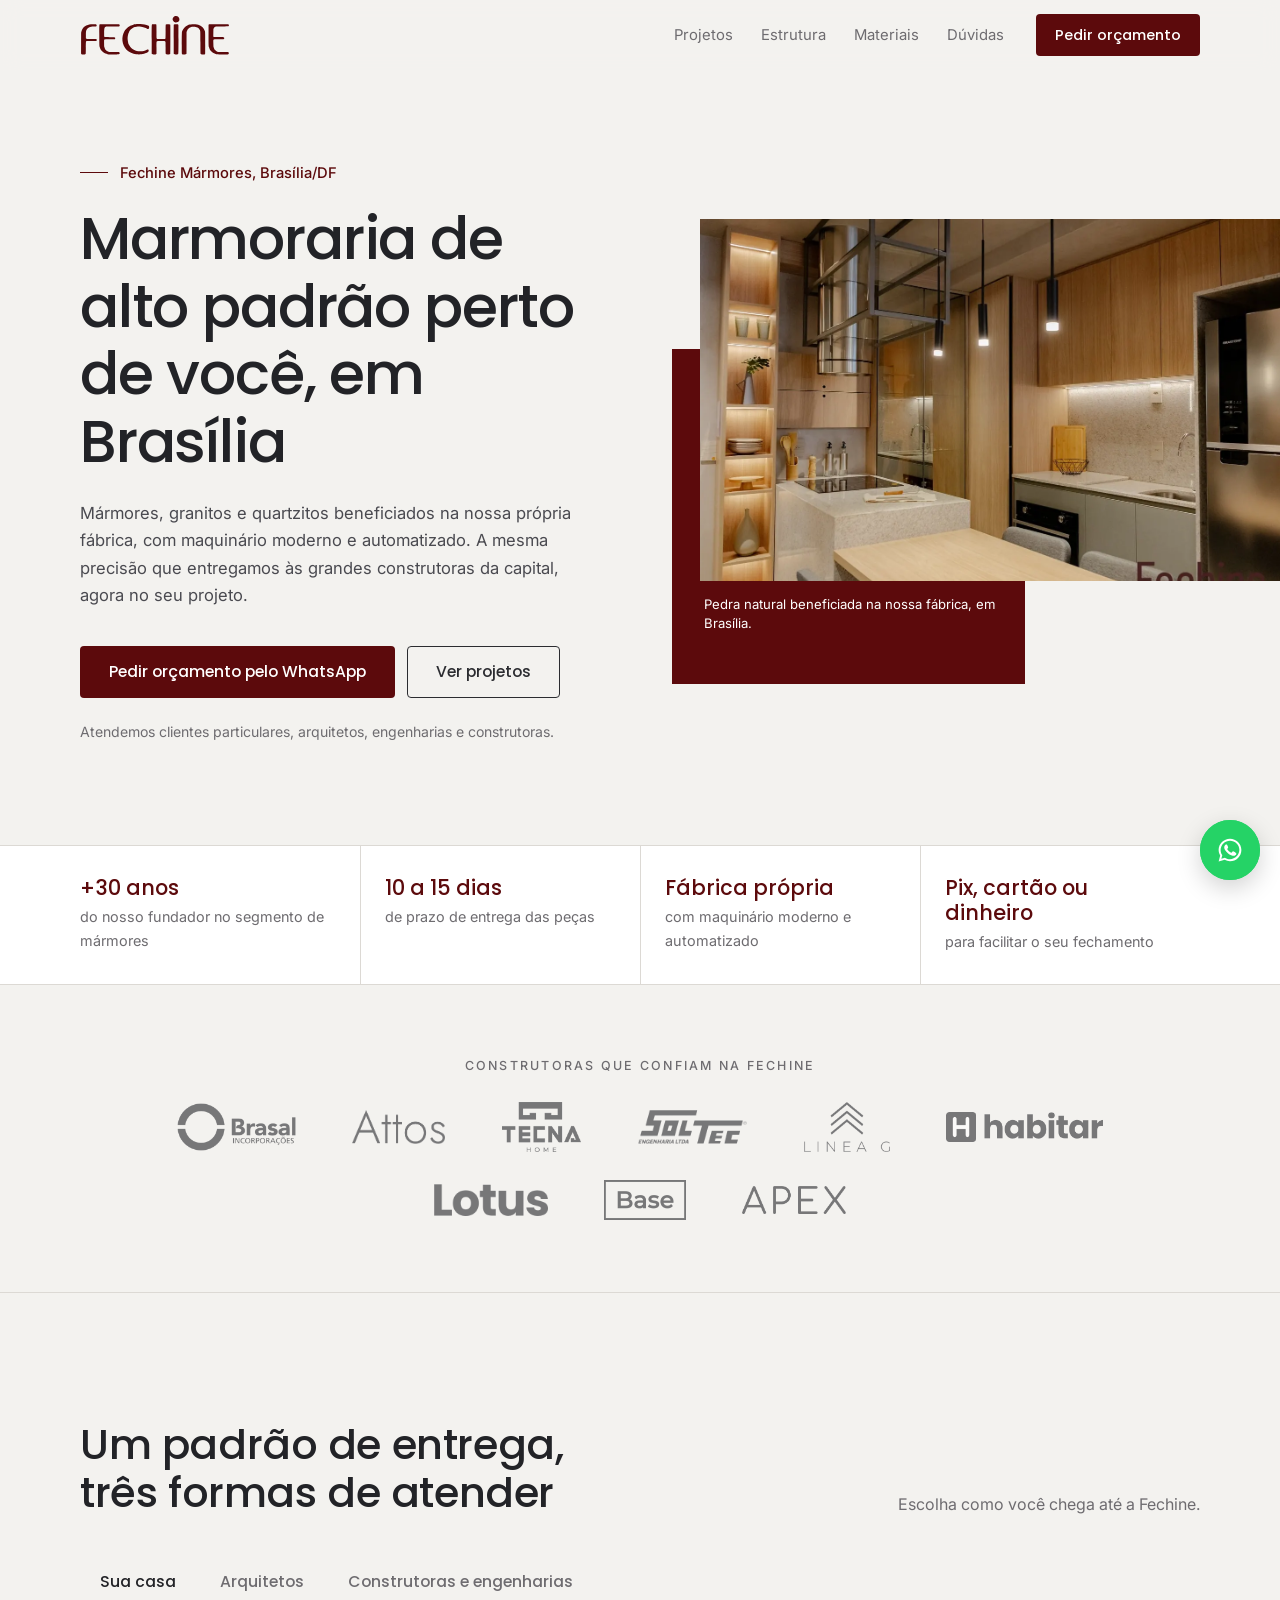
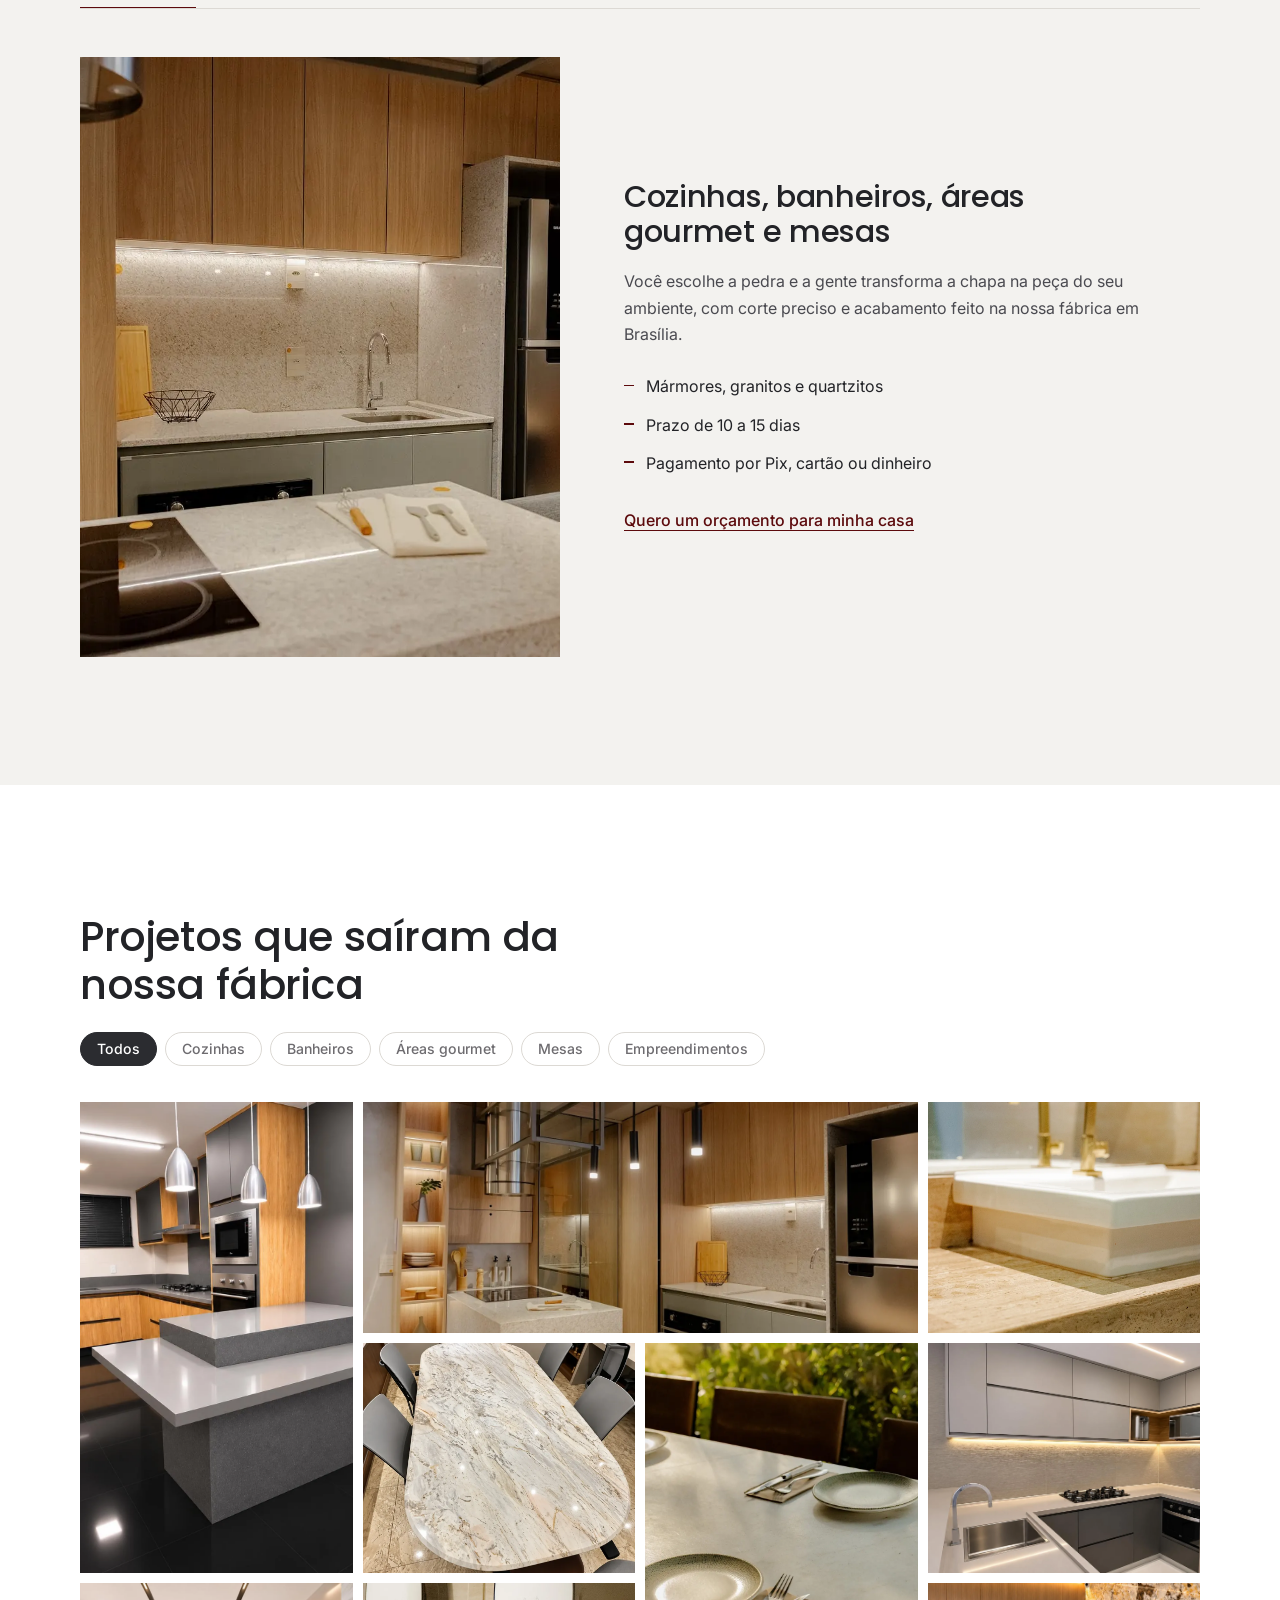
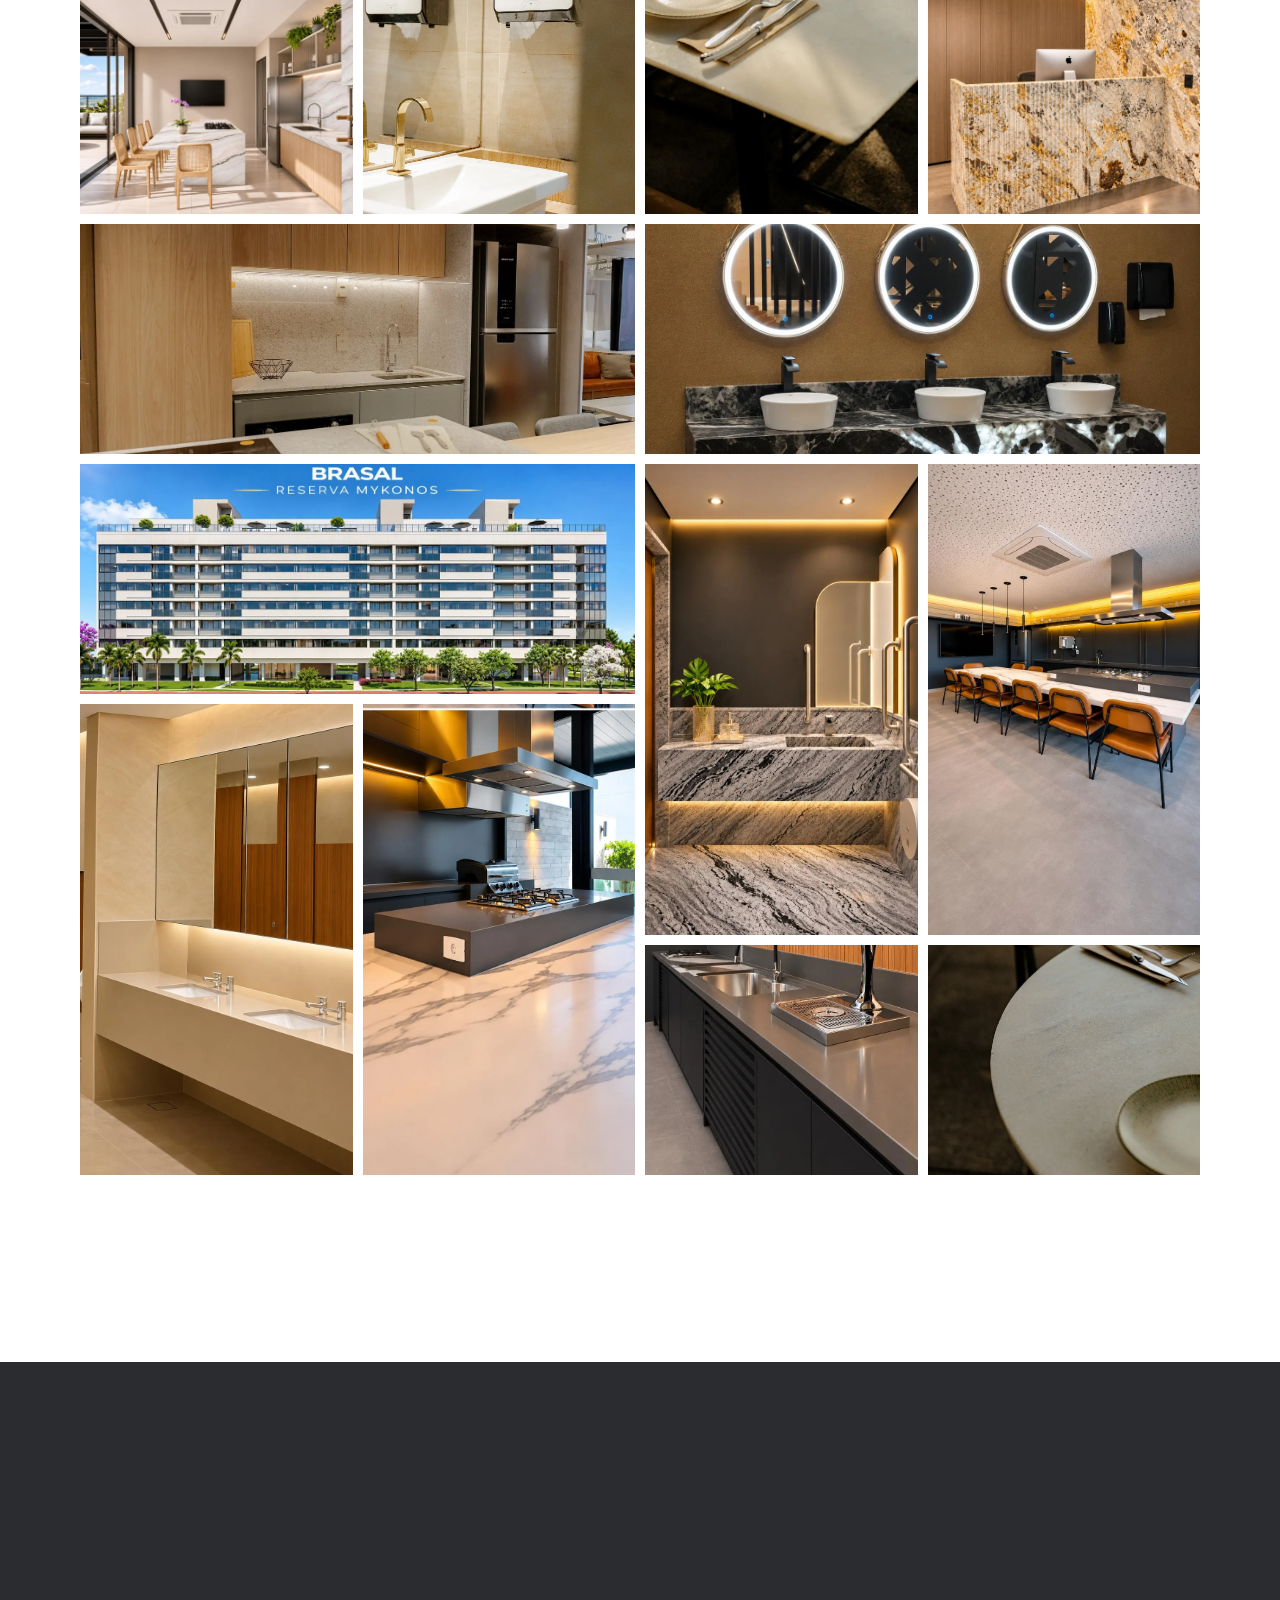
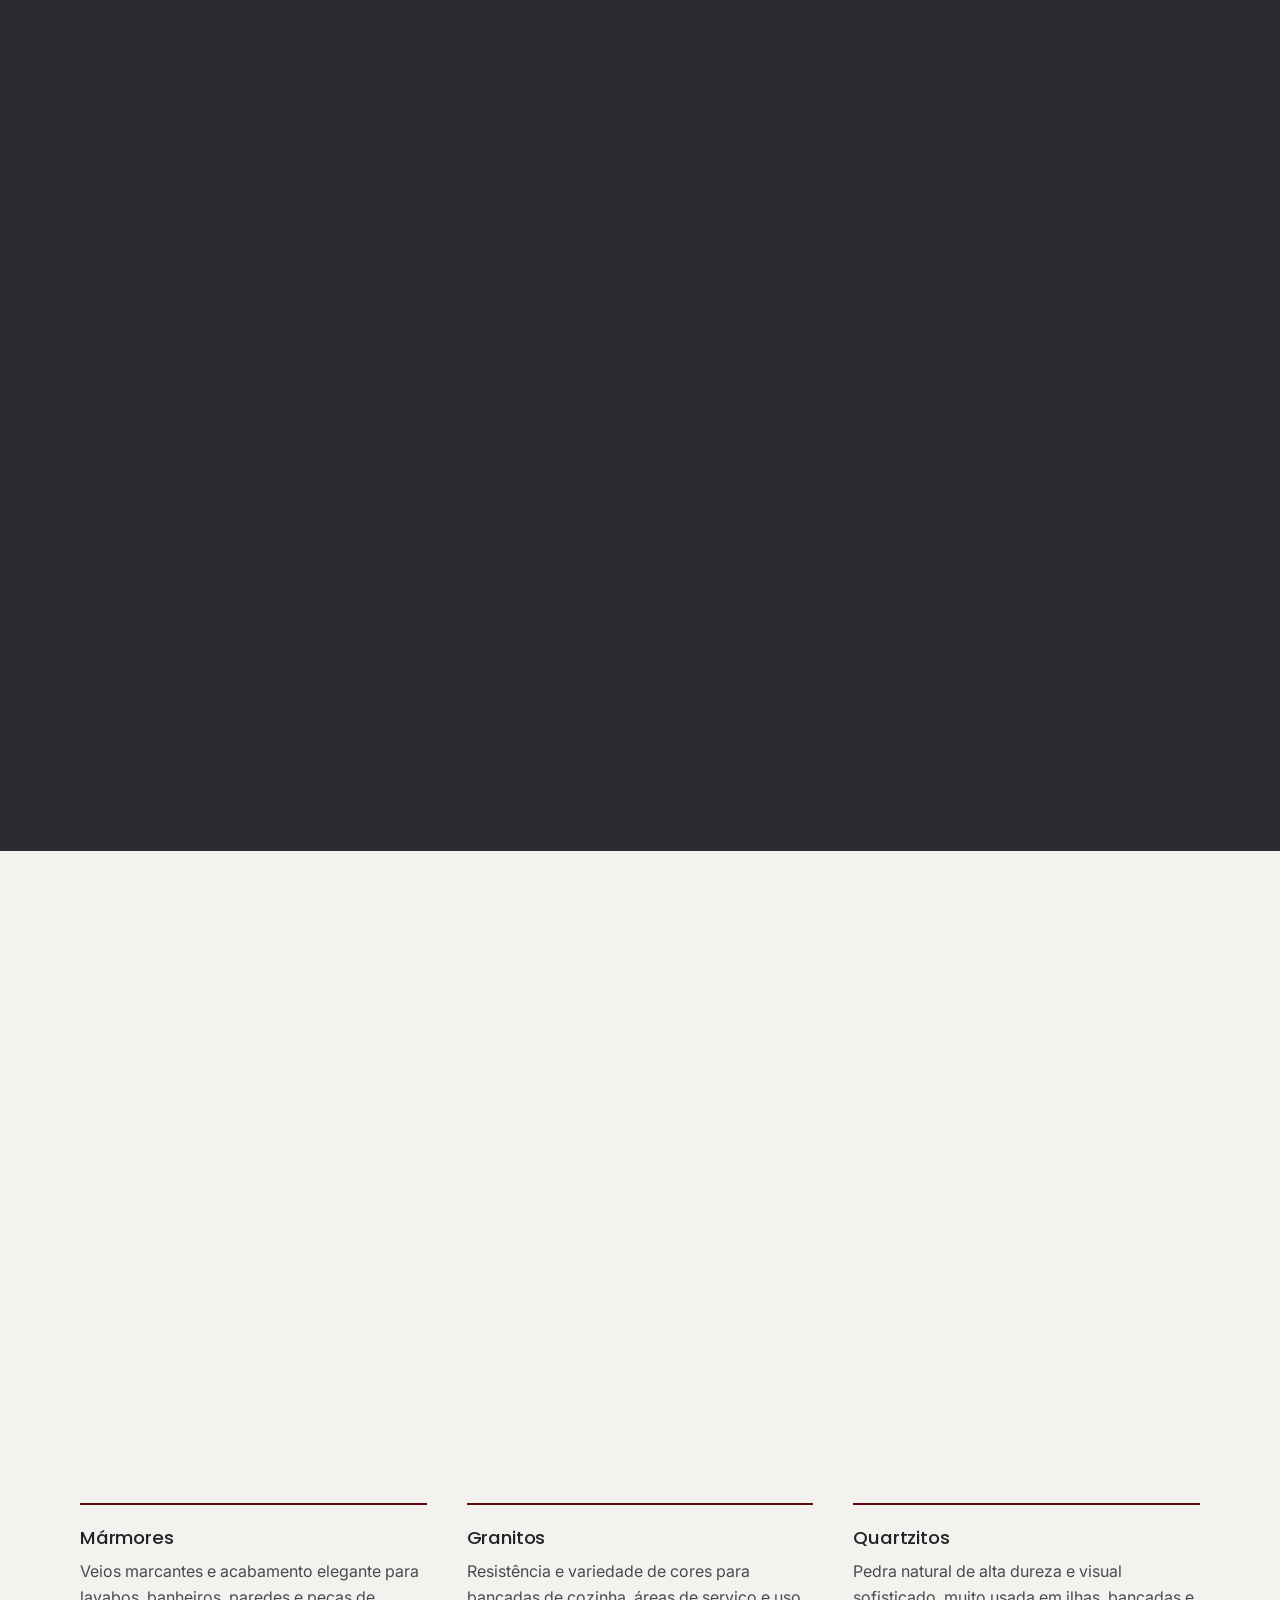
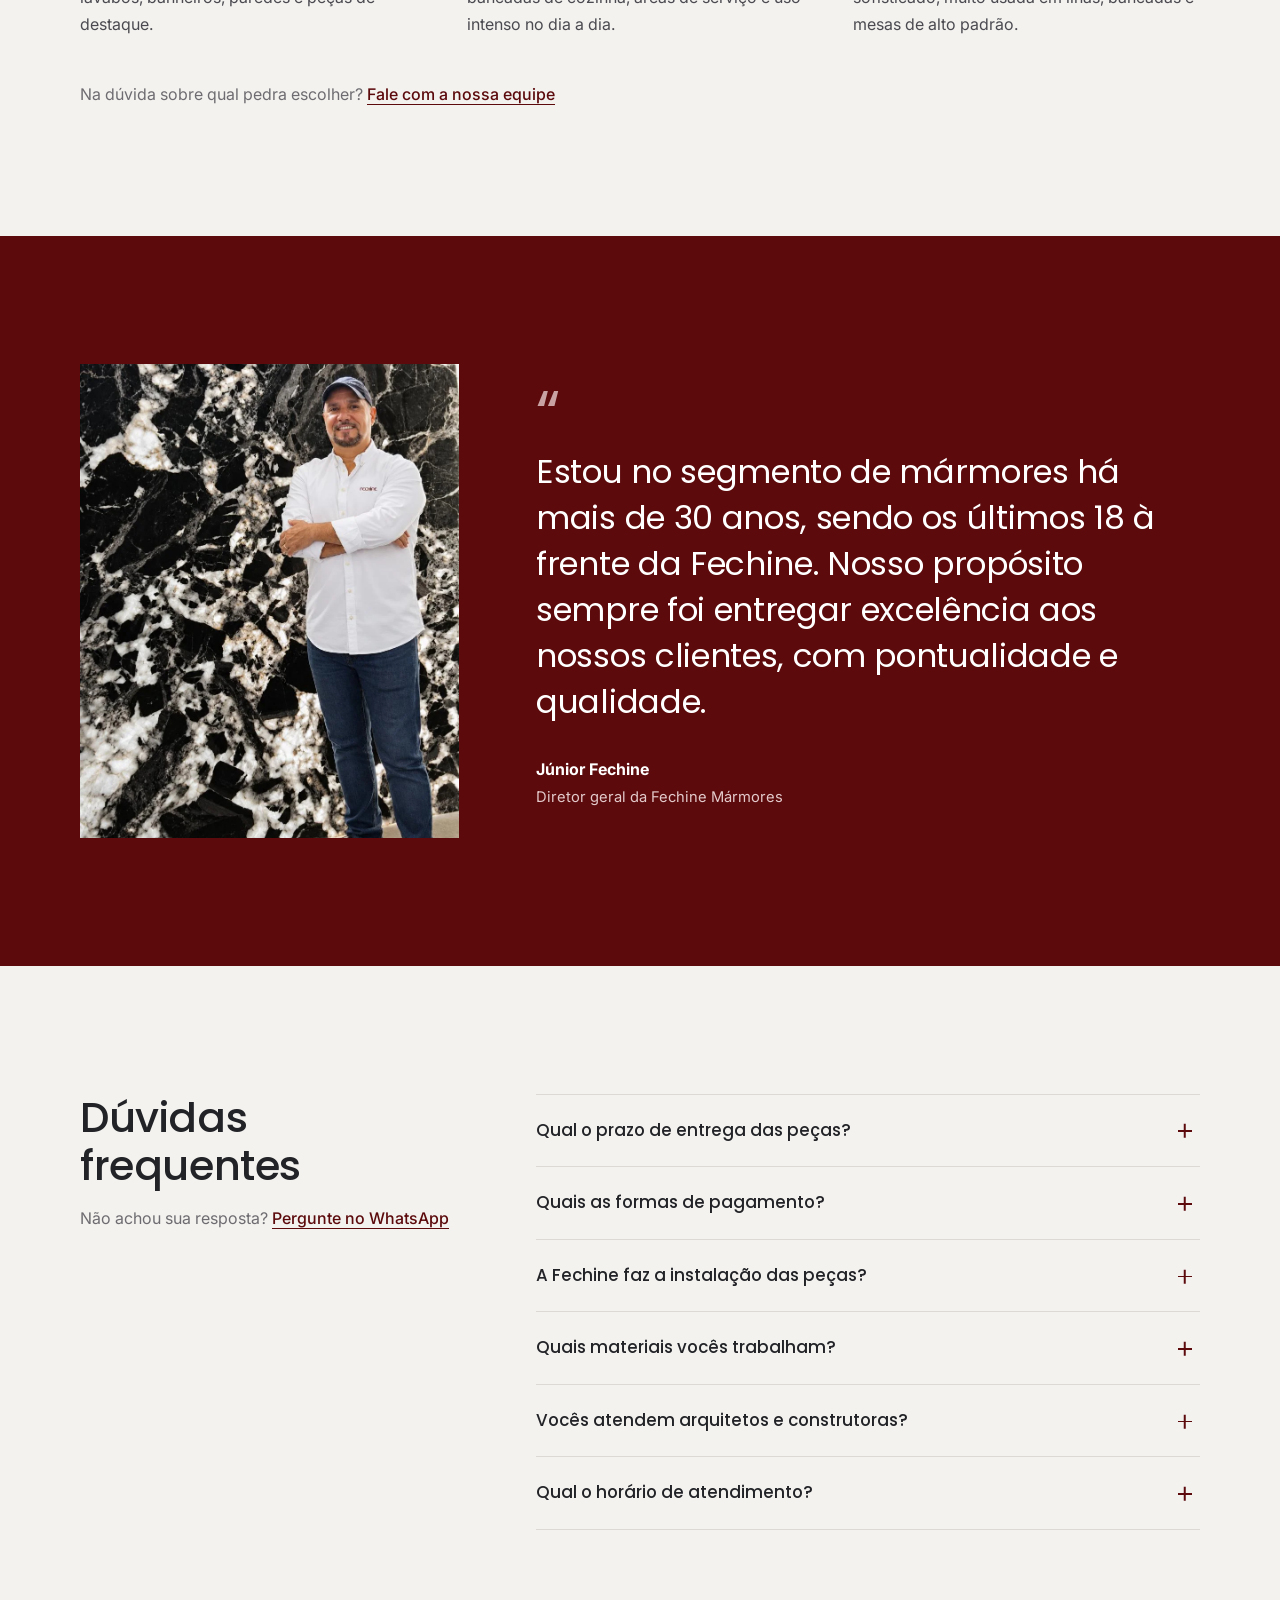
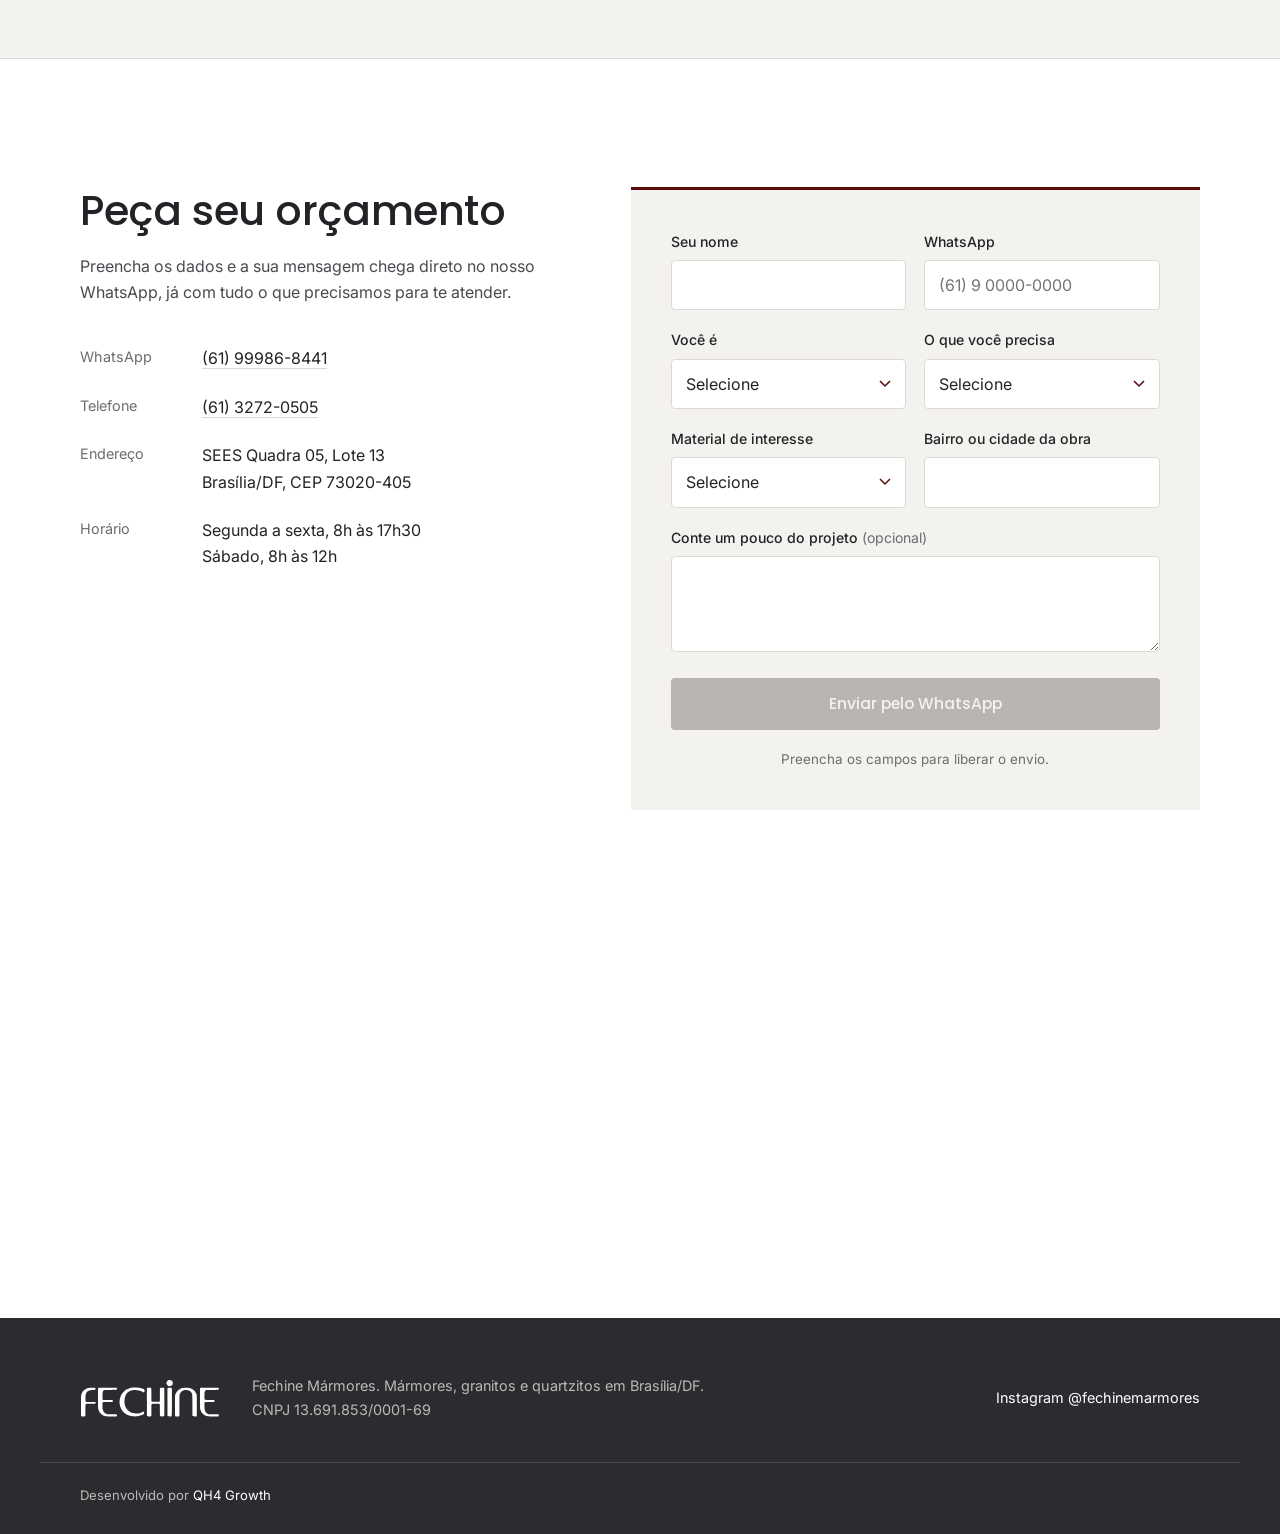
<file: index.html>
<!doctype html>
<html lang="pt-BR">
<head>
<meta charset="utf-8">
<meta name="viewport" content="width=device-width, initial-scale=1">
<title>Marmoraria de Alto Padrão em Brasília | Fechine Mármores</title>
<meta name="description" content="Marmoraria de alto padrão perto de você em Brasília/DF. Mármores, granitos e quartzitos beneficiados em fábrica própria com maquinário automatizado. Prazo de 10 a 15 dias. Peça seu orçamento.">
<meta name="robots" content="index, follow">
<meta name="theme-color" content="#5C0A0C">
<link rel="canonical" href="https://lp-fechine-marmores.vercel.app/">

<meta property="og:type" content="website">
<meta property="og:locale" content="pt_BR">
<meta property="og:site_name" content="Fechine Mármores">
<meta property="og:title" content="Fechine Mármores | Marmoraria de alto padrão em Brasília">
<meta property="og:description" content="Mármores, granitos e quartzitos beneficiados em fábrica própria, com maquinário automatizado e prazo de 10 a 15 dias.">
<meta property="og:url" content="https://lp-fechine-marmores.vercel.app/">
<meta property="og:image" content="https://lp-fechine-marmores.vercel.app/assets/img/og-fechine.jpg">
<meta property="og:image:width" content="1200">
<meta property="og:image:height" content="630">
<meta property="og:image:alt" content="Cozinha com bancada em pedra natural feita pela Fechine Mármores">
<meta name="twitter:card" content="summary_large_image">
<meta name="twitter:title" content="Fechine Mármores | Marmoraria de alto padrão em Brasília">
<meta name="twitter:description" content="Mármores, granitos e quartzitos beneficiados em fábrica própria, com prazo de 10 a 15 dias.">
<meta name="twitter:image" content="https://lp-fechine-marmores.vercel.app/assets/img/og-fechine.jpg">

<link rel="icon" href="assets/img/favicon.svg" type="image/svg+xml">
<link rel="manifest" href="site.webmanifest">
<link rel="preload" as="image" href="assets/img/cozinha-planejada.webp" fetchpriority="high">
<link rel="preconnect" href="https://fonts.googleapis.com">
<link rel="preconnect" href="https://fonts.gstatic.com" crossorigin>
<link href="https://fonts.googleapis.com/css2?family=Inter:wght@400;500;600&family=Poppins:wght@400;500;600&display=swap" rel="stylesheet">
<link rel="stylesheet" href="assets/css/style.css?v=20261106">

<!-- Google Tag Manager: troque GTM-XXXXXXX pelo ID real (o loader ignora enquanto tiver X) -->
<script>
  window.dataLayer = window.dataLayer || [];
  (function(w,d,s,l,i){if(/X{3,}/.test(i))return;w[l].push({'gtm.start':new Date().getTime(),event:'gtm.js'});var f=d.getElementsByTagName(s)[0],j=d.createElement(s),dl=l!='dataLayer'?'&l='+l:'';j.async=true;j.src='https://www.googletagmanager.com/gtm.js?id='+i+dl;f.parentNode.insertBefore(j,f);})(window,document,'script','dataLayer','GTM-MR86QCKW');
</script>

<script type="application/ld+json">
{
  "@context": "https://schema.org",
  "@type": "HomeAndConstructionBusiness",
  "@id": "https://lp-fechine-marmores.vercel.app/#empresa",
  "name": "Fechine Mármores",
  "description": "Marmoraria de alto padrão em Brasília/DF. Fornecimento e beneficiamento de mármores, granitos e quartzitos para clientes particulares, escritórios de arquitetura, engenharias e construtoras.",
  "url": "https://lp-fechine-marmores.vercel.app/",
  "image": "https://lp-fechine-marmores.vercel.app/assets/img/og-fechine.jpg",
  "logo": "https://lp-fechine-marmores.vercel.app/assets/img/logo-fechine.svg",
  "telephone": "+55-61-99986-8441",
  "email": "fechinemarmores@gmail.com",
  "taxID": "13.691.853/0001-69",
  "priceRange": "$$$",
  "paymentAccepted": "Pix, Cartão, Dinheiro",
  "address": {
    "@type": "PostalAddress",
    "streetAddress": "SEES Quadra 05, Lote 13",
    "addressLocality": "Brasília",
    "addressRegion": "DF",
    "postalCode": "73020-405",
    "addressCountry": "BR"
  },
  "areaServed": { "@type": "City", "name": "Brasília" },
  "openingHoursSpecification": [
    { "@type": "OpeningHoursSpecification", "dayOfWeek": ["Monday","Tuesday","Wednesday","Thursday","Friday"], "opens": "08:00", "closes": "17:30" },
    { "@type": "OpeningHoursSpecification", "dayOfWeek": "Saturday", "opens": "08:00", "closes": "12:00" }
  ],
  "sameAs": ["https://www.instagram.com/fechinemarmores/"]
}
</script>
<script type="application/ld+json">
{
  "@context": "https://schema.org",
  "@type": "FAQPage",
  "mainEntity": [
    { "@type": "Question", "name": "Qual o prazo de entrega das peças?", "acceptedAnswer": { "@type": "Answer", "text": "O prazo de entrega é de 10 a 15 dias." } },
    { "@type": "Question", "name": "Quais as formas de pagamento?", "acceptedAnswer": { "@type": "Answer", "text": "Aceitamos Pix, cartão e dinheiro." } },
    { "@type": "Question", "name": "A Fechine faz a instalação das peças?", "acceptedAnswer": { "@type": "Answer", "text": "Não. A Fechine faz o fornecimento e o beneficiamento das pedras, ou seja, a peça sai da nossa fábrica cortada e acabada. A instalação fica a cargo do profissional da sua obra." } },
    { "@type": "Question", "name": "Quais materiais a Fechine trabalha?", "acceptedAnswer": { "@type": "Answer", "text": "Mármores, granitos e quartzitos em geral." } },
    { "@type": "Question", "name": "A Fechine atende arquitetos e construtoras?", "acceptedAnswer": { "@type": "Answer", "text": "Sim. Atendemos construtoras, escritórios de arquitetura, engenharias e clientes particulares." } },
    { "@type": "Question", "name": "Qual o horário de atendimento?", "acceptedAnswer": { "@type": "Answer", "text": "De segunda a sexta, das 8h às 17h30, e aos sábados, das 8h às 12h." } }
  ]
}
</script>
</head>
<body>
<noscript><iframe src="https://www.googletagmanager.com/ns.html?id=GTM-MR86QCKW" height="0" width="0" style="display:none;visibility:hidden"></iframe></noscript>

<a class="skip" href="#conteudo">Pular para o conteúdo</a>

<header class="topo" id="topo">
  <div class="topo__in">
    <a href="#inicio" class="topo__logo" aria-label="Fechine Mármores, início">
      <img src="assets/img/logo-fechine.svg" alt="Fechine Mármores" width="150" height="40">
    </a>
    <nav class="topo__nav" aria-label="Seções">
      <a href="#projetos">Projetos</a>
      <a href="#estrutura">Estrutura</a>
      <a href="#materiais">Materiais</a>
      <a href="#duvidas">Dúvidas</a>
    </nav>
    <a href="#orcamento" class="btn btn--bordo btn--sm" data-track="cta_header">Pedir orçamento</a>
  </div>
</header>

<main id="conteudo">

  <!-- HERO -->
  <section class="hero" id="inicio">
    <div class="hero__texto">
      <p class="hero__local">Fechine Mármores, Brasília/DF</p>
      <h1>Marmoraria de alto padrão perto de você, em Brasília</h1>
      <p class="hero__sub">Mármores, granitos e quartzitos beneficiados na nossa própria fábrica, com maquinário moderno e automatizado. A mesma precisão que entregamos às grandes construtoras da capital, agora no seu projeto.</p>
      <div class="hero__acoes">
        <a href="https://wa.me/5561999868441?text=Ol%C3%A1%2C%20vim%20pelo%20site%20e%20quero%20um%20or%C3%A7amento." class="btn btn--bordo" target="_blank" rel="noopener" data-track="whatsapp_hero">Pedir orçamento pelo WhatsApp</a>
        <a href="#projetos" class="btn btn--linha">Ver projetos</a>
      </div>
      <p class="hero__publico">Atendemos clientes particulares, arquitetos, engenharias e construtoras.</p>
    </div>

    <div class="hero__midia">
      <div class="hero__moldura" data-parallax>
        <img class="hero__img" src="assets/img/cozinha-planejada.webp" alt="Cozinha planejada com ilha em pedra natural feita pela Fechine" width="1400" height="933" fetchpriority="high">
      </div>
      <p class="hero__legenda">Pedra natural beneficiada na nossa fábrica, em Brasília.</p>
    </div>
  </section>

  <!-- FATOS -->
  <section class="fatos" aria-label="Por que a Fechine">
    <ul class="fatos__lista">
      <li class="reveal"><strong>+30 anos</strong><span>do nosso fundador no segmento de mármores</span></li>
      <li class="reveal"><strong>10 a 15 dias</strong><span>de prazo de entrega das peças</span></li>
      <li class="reveal"><strong>Fábrica própria</strong><span>com maquinário moderno e automatizado</span></li>
      <li class="reveal"><strong>Pix, cartão ou dinheiro</strong><span>para facilitar o seu fechamento</span></li>
    </ul>
  </section>

  <!-- PARCEIROS -->
  <section class="parceiros" aria-labelledby="parceiros-titulo">
    <div class="cont">
      <h2 id="parceiros-titulo" class="parceiros__titulo reveal">Construtoras que confiam na Fechine</h2>
      <ul class="parceiros__lista reveal">
        <li><img style="--h:48px" src="assets/img/parceiros/brasal.webp" alt="Brasal Incorporações" width="118" height="48" loading="lazy"></li>
        <li><img style="--h:34px" src="assets/img/parceiros/attos.webp" alt="Attos" width="94" height="34" loading="lazy"></li>
        <li><img style="--h:50px" src="assets/img/parceiros/tecna.webp" alt="Tecna Home" width="80" height="50" loading="lazy"></li>
        <li><img style="--h:34px" src="assets/img/parceiros/soltec.webp" alt="Soltec Engenharia" width="110" height="34" loading="lazy"></li>
        <li><img style="--h:50px" src="assets/img/parceiros/lineag.webp" alt="Linea G" width="86" height="50" loading="lazy"></li>
        <li><img style="--h:30px" src="assets/img/parceiros/habitar.webp" alt="Habitar" width="156" height="30" loading="lazy"></li>
        <li><img style="--h:32px" src="assets/img/parceiros/lotus.webp" alt="Lotus" width="114" height="32" loading="lazy"></li>
        <li><img style="--h:40px" src="assets/img/parceiros/base.webp" alt="Base" width="82" height="40" loading="lazy"></li>
        <li><img style="--h:28px" src="assets/img/parceiros/apex.webp" alt="Apex" width="104" height="28" loading="lazy"></li>
      </ul>
    </div>
  </section>

  <!-- PARA QUEM -->
  <section class="publico" aria-labelledby="publico-titulo">
    <div class="cont">
      <div class="publico__cab reveal">
        <h2 id="publico-titulo">Um padrão de entrega, três formas de atender</h2>
        <p>Escolha como você chega até a Fechine.</p>
      </div>

      <div class="publico__abas" role="tablist" aria-label="Perfil de cliente">
        <button role="tab" id="aba-particular" aria-controls="painel-particular" aria-selected="true">Sua casa</button>
        <button role="tab" id="aba-arquiteto" aria-controls="painel-arquiteto" aria-selected="false" tabindex="-1">Arquitetos</button>
        <button role="tab" id="aba-construtora" aria-controls="painel-construtora" aria-selected="false" tabindex="-1">Construtoras e engenharias</button>
      </div>

      <div class="publico__paineis">
        <article class="painel" role="tabpanel" id="painel-particular" aria-labelledby="aba-particular">
          <figure class="painel__img"><img src="assets/img/cozinha-ilha.webp" alt="Cozinha com ilha e bancada em pedra natural" width="1400" height="933" loading="lazy"></figure>
          <div class="painel__txt">
            <h3>Cozinhas, banheiros, áreas gourmet e mesas</h3>
            <p>Você escolhe a pedra e a gente transforma a chapa na peça do seu ambiente, com corte preciso e acabamento feito na nossa fábrica em Brasília.</p>
            <ul>
              <li>Mármores, granitos e quartzitos</li>
              <li>Prazo de 10 a 15 dias</li>
              <li>Pagamento por Pix, cartão ou dinheiro</li>
            </ul>
            <a href="#orcamento" class="link" data-track="cta_publico_particular">Quero um orçamento para minha casa</a>
          </div>
        </article>

        <article class="painel" role="tabpanel" id="painel-arquiteto" aria-labelledby="aba-arquiteto" hidden>
          <figure class="painel__img"><img src="assets/img/mesa-externa-3.webp" alt="Mesas em pedra natural em ambiente de alto padrão" width="1050" height="1400" loading="lazy"></figure>
          <div class="painel__txt">
            <h3>O seu projeto executado com rigor técnico</h3>
            <p>Anos fornecendo para obras grandes nos ensinaram a cumprir medida e prazo. Seu cliente recebe a peça como você desenhou, e você conta com um atendimento direto e técnico do início ao fim.</p>
            <ul>
              <li>Beneficiamento em maquinário automatizado</li>
              <li>Pontualidade no prazo combinado</li>
              <li>Atendimento direto com a nossa equipe</li>
            </ul>
            <a href="#orcamento" class="link" data-track="cta_publico_arquiteto">Enviar um projeto para orçamento</a>
          </div>
        </article>

        <article class="painel" role="tabpanel" id="painel-construtora" aria-labelledby="aba-construtora" hidden>
          <figure class="painel__img"><img src="assets/img/brasal-auster.webp" alt="Empreendimento Auster, da Brasal Incorporações, em Brasília" width="1280" height="855" loading="lazy"></figure>
          <div class="painel__txt">
            <h3>Estrutura de fornecedor de obra grande</h3>
            <p>Há anos a Fechine fornece e beneficia pedras para grandes construtoras de Brasília. Estrutura física ampliada e maquinário moderno para atender volume com qualidade.</p>
            <ul>
              <li>Fornecimento e beneficiamento em escala</li>
              <li>Experiência com construtoras renomadas</li>
              <li>Compromisso com cronograma</li>
            </ul>
            <a href="#orcamento" class="link" data-track="cta_publico_construtora">Falar sobre a minha obra</a>
          </div>
        </article>
      </div>
    </div>
  </section>

  <!-- PROJETOS -->
  <section class="projetos" id="projetos" aria-labelledby="projetos-titulo">
    <div class="cont">
      <div class="projetos__cab reveal">
        <h2 id="projetos-titulo">Projetos que saíram da nossa fábrica</h2>
        <div class="filtros" role="group" aria-label="Filtrar projetos">
          <button class="filtro is-ativo" data-filtro="todos" aria-pressed="true">Todos</button>
          <button class="filtro" data-filtro="cozinha" aria-pressed="false">Cozinhas</button>
          <button class="filtro" data-filtro="banheiro" aria-pressed="false">Banheiros</button>
          <button class="filtro" data-filtro="gourmet" aria-pressed="false">Áreas gourmet</button>
          <button class="filtro" data-filtro="mesa" aria-pressed="false">Mesas</button>
          <button class="filtro" data-filtro="empreendimento" aria-pressed="false">Empreendimentos</button>
        </div>
      </div>

      <div class="galeria">
        <button class="foto foto--alta" data-cat="cozinha" data-src="assets/img/cozinha-ilha-quartzo-cinza.webp"><img src="assets/img/cozinha-ilha-quartzo-cinza.webp" alt="Cozinha com ilha em dois níveis revestida em pedra cinza" width="1024" height="1280" loading="lazy"></button>
        <button class="foto foto--larga" data-cat="cozinha" data-src="assets/img/cozinha-planejada.webp"><img src="assets/img/cozinha-planejada.webp" alt="Cozinha planejada com ilha em pedra natural" width="1400" height="933" loading="lazy"></button>
        <button class="foto" data-cat="banheiro" data-src="assets/img/lavatorio-travertino-1.webp"><img src="assets/img/lavatorio-travertino-1.webp" alt="Bancada de lavatório em travertino" width="1050" height="1400" loading="lazy"></button>
        <button class="foto" data-cat="mesa" data-src="assets/img/mesa-quartzito.webp"><img src="assets/img/mesa-quartzito.webp" alt="Mesa de jantar oval em pedra natural com veios" width="1080" height="1080" loading="lazy"></button>
        <button class="foto foto--alta" data-cat="mesa" data-src="assets/img/mesa-externa-1.webp"><img src="assets/img/mesa-externa-1.webp" alt="Mesa em pedra clara em área externa" width="1050" height="1400" loading="lazy"></button>
        <button class="foto" data-cat="cozinha" data-src="assets/img/cozinha-cinza-led.webp"><img src="assets/img/cozinha-cinza-led.webp" alt="Cozinha em L com bancada clara em pedra, cooktop e iluminação de LED sob os armários" width="1240" height="1268" loading="lazy"></button>
        <button class="foto" data-cat="gourmet" data-src="assets/img/gourmet-ilha-marmore.webp"><img src="assets/img/gourmet-ilha-marmore.webp" alt="Espaço gourmet com ilha e bancadas em pedra branca com veios cinza" width="1280" height="960" loading="lazy"></button>
        <button class="foto foto--larga" data-cat="cozinha" data-src="assets/img/cozinha-ilha.webp"><img src="assets/img/cozinha-ilha.webp" alt="Cozinha com ilha em pedra e cooktop" width="1400" height="933" loading="lazy"></button>
        <button class="foto" data-cat="banheiro" data-src="assets/img/lavatorio-travertino-3.webp"><img src="assets/img/lavatorio-travertino-3.webp" alt="Lavatório com bancada em pedra e cuba branca" width="1050" height="1400" loading="lazy"></button>
        <button class="foto foto--larga" data-cat="banheiro" data-src="assets/img/lavatorio-triplo-granito.webp"><img src="assets/img/lavatorio-triplo-granito.webp" alt="Bancada suspensa em granito preto e branco com três cubas e iluminação embutida" width="1280" height="960" loading="lazy"></button>
        <button class="foto foto--larga" data-cat="empreendimento" data-src="assets/img/brasal-reserva-mykonos.webp"><img src="assets/img/brasal-reserva-mykonos.webp" alt="Empreendimento Reserva Mykonos, da Brasal Incorporações" width="1280" height="542" loading="lazy"></button>
        <button class="foto foto--alta" data-cat="banheiro" data-src="assets/img/lavabo-granito-iluminado.webp"><img src="assets/img/lavabo-granito-iluminado.webp" alt="Lavabo revestido em granito com bancada iluminada" width="961" height="1280" loading="lazy"></button>
        <button class="foto" data-cat="empreendimento" data-src="assets/img/recepcao-granito-ripado.webp"><img src="assets/img/recepcao-granito-ripado.webp" alt="Balcão de recepção ripado em granito dourado com parede na mesma pedra" width="1209" height="1280" loading="lazy"></button>
        <button class="foto foto--alta" data-cat="gourmet" data-src="assets/img/espaco-gourmet-mesa.webp"><img src="assets/img/espaco-gourmet-mesa.webp" alt="Espaço gourmet com bancada e mesa em pedra clara" width="767" height="1280" loading="lazy"></button>
        <button class="foto foto--alta" data-cat="banheiro" data-src="assets/img/banheiro-coletivo-bancada.webp"><img src="assets/img/banheiro-coletivo-bancada.webp" alt="Bancada contínua em pedra bege para banheiro coletivo" width="1241" height="1268" loading="lazy"></button>
        <button class="foto foto--alta" data-cat="gourmet" data-src="assets/img/gourmet-cooktop-bancada.webp"><img src="assets/img/gourmet-cooktop-bancada.webp" alt="Área gourmet com ilha de cooktop e bancada em pedra com veios" width="767" height="1280" loading="lazy"></button>
        <button class="foto" data-cat="gourmet" data-src="assets/img/gourmet-bancada-chopeira.webp"><img src="assets/img/gourmet-bancada-chopeira.webp" alt="Bancada gourmet em pedra escura com cuba e chopeira" width="767" height="1280" loading="lazy"></button>
        <button class="foto" data-cat="mesa" data-src="assets/img/mesa-externa-2.webp"><img src="assets/img/mesa-externa-2.webp" alt="Detalhe de mesa redonda em pedra" width="1050" height="1400" loading="lazy"></button>
      </div>
      <p class="projetos__rodape reveal">Gostou de algum? <a href="#orcamento" class="link" data-track="cta_projetos">Peça um orçamento parecido</a></p>
    </div>
  </section>

  <!-- ESTRUTURA / PROCESSO -->
  <section class="estrutura" id="estrutura" aria-labelledby="estrutura-titulo">
    <div class="cont estrutura__grid">
      <div class="estrutura__txt">
        <h2 id="estrutura-titulo" class="reveal">Da chapa à peça pronta, tudo dentro de casa</h2>
        <p class="reveal">O que transformou a Fechine foi investir numa estrutura física maior e em maquinário moderno e automatizado. É isso que garante precisão de corte e prazo cumprido, seja numa cozinha ou num empreendimento inteiro.</p>

        <ol class="passos">
          <li class="reveal"><span class="passos__n">1</span><div><h3>Atendimento e orçamento</h3><p>Você conta o que precisa, envia o projeto ou as medidas, e a nossa equipe orienta na escolha.</p></div></li>
          <li class="reveal"><span class="passos__n">2</span><div><h3>Escolha da pedra</h3><p>Mármores, granitos e quartzitos selecionados para o seu ambiente e o seu uso.</p></div></li>
          <li class="reveal"><span class="passos__n">3</span><div><h3>Corte automatizado</h3><p>A chapa é cortada em maquinário moderno, com precisão de medida.</p></div></li>
          <li class="reveal"><span class="passos__n">4</span><div><h3>Acabamento</h3><p>Bordas, recortes e detalhes finalizados pela nossa equipe na fábrica.</p></div></li>
          <li class="reveal"><span class="passos__n">5</span><div><h3>Peça pronta em 10 a 15 dias</h3><p>Entrega no prazo combinado, com o compromisso que a Fechine leva às grandes obras.</p></div></li>
        </ol>
      </div>
      <div class="estrutura__fotos">
        <figure class="reveal"><img src="assets/img/fabrica-galpao-chapas.webp" alt="Galpão da fábrica da Fechine com chapas de pedra e ponte rolante" width="1280" height="720" loading="lazy"></figure>
        <figure class="reveal"><img src="assets/img/corte-disco-marmore-verde.webp" alt="Disco de mármore verde recém-cortado na máquina automatizada" width="968" height="1280" loading="lazy"></figure>
        <figure class="reveal"><img src="assets/img/acabamento-artesao.webp" alt="Profissional da Fechine fazendo o acabamento de uma peça" width="1050" height="1400" loading="lazy"></figure>
      </div>
    </div>
  </section>

  <!-- MATERIAIS -->
  <section class="materiais" id="materiais" aria-labelledby="materiais-titulo">
    <figure class="materiais__chapa reveal">
      <img src="assets/img/chapas-bookmatch.webp" alt="Duas chapas de pedra clara com veios dourados espelhados" width="1080" height="566" loading="lazy">
    </figure>
    <div class="cont materiais__grid">
      <h2 id="materiais-titulo" class="reveal">Pedras naturais para cada tipo de projeto</h2>
      <div class="materiais__item reveal">
        <h3>Mármores</h3>
        <p>Veios marcantes e acabamento elegante para lavabos, banheiros, paredes e peças de destaque.</p>
      </div>
      <div class="materiais__item reveal">
        <h3>Granitos</h3>
        <p>Resistência e variedade de cores para bancadas de cozinha, áreas de serviço e uso intenso no dia a dia.</p>
      </div>
      <div class="materiais__item reveal">
        <h3>Quartzitos</h3>
        <p>Pedra natural de alta dureza e visual sofisticado, muito usada em ilhas, bancadas e mesas de alto padrão.</p>
      </div>
      <p class="materiais__nota reveal">Na dúvida sobre qual pedra escolher? <a href="#orcamento" class="link" data-track="cta_materiais">Fale com a nossa equipe</a></p>
    </div>
  </section>

  <!-- FUNDADOR -->
  <section class="fundador" aria-label="Palavra do fundador">
    <div class="cont fundador__grid">
      <figure class="fundador__img reveal"><img src="assets/img/junior-fechine.webp" alt="Júnior Fechine, diretor geral da Fechine Mármores, em frente a uma chapa de granito" width="853" height="1280" loading="lazy"></figure>
      <blockquote class="fundador__citacao reveal">
        <p>Estou no segmento de mármores há mais de 30 anos, sendo os últimos 18 à frente da Fechine. Nosso propósito sempre foi entregar excelência aos nossos clientes, com pontualidade e qualidade.</p>
        <footer><strong>Júnior Fechine</strong><span>Diretor geral da Fechine Mármores</span></footer>
      </blockquote>
    </div>
  </section>

  <!-- FAQ -->
  <section class="faq" id="duvidas" aria-labelledby="faq-titulo">
    <div class="cont faq__grid">
      <div class="faq__cab reveal">
        <h2 id="faq-titulo">Dúvidas frequentes</h2>
        <p>Não achou sua resposta? <a class="link" href="https://wa.me/5561999868441?text=Ol%C3%A1%2C%20tenho%20uma%20d%C3%BAvida." target="_blank" rel="noopener" data-track="whatsapp_faq">Pergunte no WhatsApp</a></p>
      </div>
      <div class="faq__lista">
        <details class="reveal"><summary>Qual o prazo de entrega das peças?</summary><p>O prazo de entrega é de 10 a 15 dias.</p></details>
        <details class="reveal"><summary>Quais as formas de pagamento?</summary><p>Aceitamos Pix, cartão e dinheiro.</p></details>
        <details class="reveal"><summary>A Fechine faz a instalação das peças?</summary><p>Não. A Fechine faz o fornecimento e o beneficiamento das pedras, ou seja, a peça sai da nossa fábrica cortada e acabada. A instalação fica a cargo do profissional da sua obra.</p></details>
        <details class="reveal"><summary>Quais materiais vocês trabalham?</summary><p>Mármores, granitos e quartzitos em geral.</p></details>
        <details class="reveal"><summary>Vocês atendem arquitetos e construtoras?</summary><p>Sim. Atendemos construtoras, escritórios de arquitetura, engenharias e clientes particulares.</p></details>
        <details class="reveal"><summary>Qual o horário de atendimento?</summary><p>De segunda a sexta, das 8h às 17h30, e aos sábados, das 8h às 12h.</p></details>
      </div>
    </div>
  </section>

  <!-- ORÇAMENTO -->
  <section class="orcamento" id="orcamento" aria-labelledby="orc-titulo">
    <div class="cont orcamento__grid">
      <div class="orcamento__info">
        <h2 id="orc-titulo" class="reveal">Peça seu orçamento</h2>
        <p class="reveal">Preencha os dados e a sua mensagem chega direto no nosso WhatsApp, já com tudo o que precisamos para te atender.</p>
        <dl class="contato reveal">
          <div><dt>WhatsApp</dt><dd><a href="https://wa.me/5561999868441" target="_blank" rel="noopener" data-track="whatsapp_contato">(61) 99986-8441</a></dd></div>
          <div><dt>Telefone</dt><dd><a href="tel:+556132720505" data-track="telefone_contato">(61) 3272-0505</a></dd></div>
          <div><dt>Endereço</dt><dd>SEES Quadra 05, Lote 13<br>Brasília/DF, CEP 73020-405</dd></div>
          <div><dt>Horário</dt><dd>Segunda a sexta, 8h às 17h30<br>Sábado, 8h às 12h</dd></div>
        </dl>
      </div>

      <form class="form reveal" id="form-orcamento" novalidate>
        <div class="campo">
          <label for="f-nome">Seu nome</label>
          <input id="f-nome" name="nome" type="text" autocomplete="name" required minlength="2">
        </div>
        <div class="campo">
          <label for="f-whats">WhatsApp</label>
          <input id="f-whats" name="whatsapp" type="tel" inputmode="numeric" autocomplete="tel" placeholder="(61) 9 0000-0000" required pattern="\(\d{2}\) \d \d{4}-\d{4}">
        </div>
        <div class="campo">
          <label for="f-perfil">Você é</label>
          <select id="f-perfil" name="perfil" required>
            <option value="">Selecione</option>
            <option>Cliente particular</option>
            <option>Arquiteto(a) ou designer</option>
            <option>Construtora ou engenharia</option>
          </select>
        </div>
        <div class="campo">
          <label for="f-ambiente">O que você precisa</label>
          <select id="f-ambiente" name="ambiente" required>
            <option value="">Selecione</option>
            <option>Cozinha</option>
            <option>Banheiro ou lavabo</option>
            <option>Área gourmet</option>
            <option>Mesa</option>
            <option>Escada ou piso</option>
            <option>Obra completa</option>
            <option>Outro</option>
          </select>
        </div>
        <div class="campo">
          <label for="f-material">Material de interesse</label>
          <select id="f-material" name="material" required>
            <option value="">Selecione</option>
            <option>Mármore</option>
            <option>Granito</option>
            <option>Quartzito</option>
            <option>Ainda não sei</option>
          </select>
        </div>
        <div class="campo">
          <label for="f-bairro">Bairro ou cidade da obra</label>
          <input id="f-bairro" name="bairro" type="text" autocomplete="address-level2" required minlength="2">
        </div>
        <div class="campo campo--full">
          <label for="f-msg">Conte um pouco do projeto <span class="opc">(opcional)</span></label>
          <textarea id="f-msg" name="mensagem" rows="3"></textarea>
        </div>
        <button type="submit" class="btn btn--bordo btn--full" id="f-enviar" disabled>Enviar pelo WhatsApp</button>
        <p class="form__aviso" id="f-aviso" aria-live="polite">Preencha os campos para liberar o envio.</p>
      </form>
    </div>

    <div class="mapa">
      <iframe title="Localização da Fechine Mármores" loading="lazy" referrerpolicy="no-referrer-when-downgrade" src="https://www.google.com/maps?q=SEES+Quadra+05+Lote+13,+Bras%C3%ADlia+-+DF,+73020-405&output=embed" width="1600" height="380"></iframe>
    </div>
  </section>
</main>

<footer class="rodape">
  <div class="cont rodape__grid">
    <img src="assets/img/logo-fechine-branco.svg" alt="Fechine Mármores" width="140" height="37" loading="lazy">
    <p>Fechine Mármores. Mármores, granitos e quartzitos em Brasília/DF.<br>CNPJ 13.691.853/0001-69</p>
    <p><a href="https://www.instagram.com/fechinemarmores/" target="_blank" rel="noopener" data-track="instagram_rodape">Instagram @fechinemarmores</a></p>
  </div>
  <p class="rodape__qh4">Desenvolvido por <a href="https://www.instagram.com/qh4growth/" target="_blank" rel="noopener">QH4 Growth</a></p>
</footer>

<a href="https://wa.me/5561999868441?text=Ol%C3%A1%2C%20vim%20pelo%20site%20e%20quero%20um%20or%C3%A7amento." class="whats-flutuante" target="_blank" rel="noopener" aria-label="Falar no WhatsApp" data-track="whatsapp_flutuante">
  <svg viewBox="0 0 32 32" width="28" height="28" aria-hidden="true"><path fill="currentColor" d="M16 3C8.8 3 3 8.7 3 15.8c0 2.3.6 4.5 1.8 6.5L3 29l6.9-1.8c1.9 1 4 1.6 6.1 1.6 7.2 0 13-5.7 13-12.9C29 8.7 23.2 3 16 3zm0 23.5c-1.9 0-3.8-.5-5.4-1.5l-.4-.2-4.1 1.1 1.1-4-.3-.4c-1.1-1.7-1.6-3.6-1.6-5.6C5.3 10 10.1 5.3 16 5.3S26.7 10 26.7 15.8 21.9 26.5 16 26.5zm5.9-7.9c-.3-.2-1.9-1-2.2-1.1-.3-.1-.5-.2-.7.2-.2.3-.8 1-1 1.2-.2.2-.4.2-.7.1-.3-.2-1.4-.5-2.6-1.6-1-.9-1.6-1.9-1.8-2.2-.2-.3 0-.5.1-.7l.5-.6c.2-.2.2-.4.3-.6.1-.2 0-.4 0-.6l-1-2.4c-.3-.6-.5-.5-.7-.5h-.6c-.2 0-.6.1-.9.4-.3.3-1.2 1.2-1.2 2.9s1.2 3.4 1.4 3.6c.2.2 2.4 3.7 5.9 5.1 2.9 1.1 3.5.9 4.1.9.6-.1 1.9-.8 2.2-1.5.3-.8.3-1.4.2-1.5-.1-.2-.3-.3-.6-.4z"/></svg>
</a>

<div class="lightbox" id="lightbox" hidden role="dialog" aria-modal="true" aria-label="Foto do projeto ampliada">
  <button class="lightbox__fechar" aria-label="Fechar">×</button>
  <button class="lightbox__nav lightbox__nav--ant" aria-label="Foto anterior">‹</button>
  <img alt="">
  <button class="lightbox__nav lightbox__nav--prox" aria-label="Próxima foto">›</button>
</div>

<script src="assets/js/main.js" defer></script>
<script src="https://app-validacao-lp-sapp-validacao-lp.vercel.app/api/t" data-lp="lp-m-fechine" defer></script>
</body>
</html>
</file>
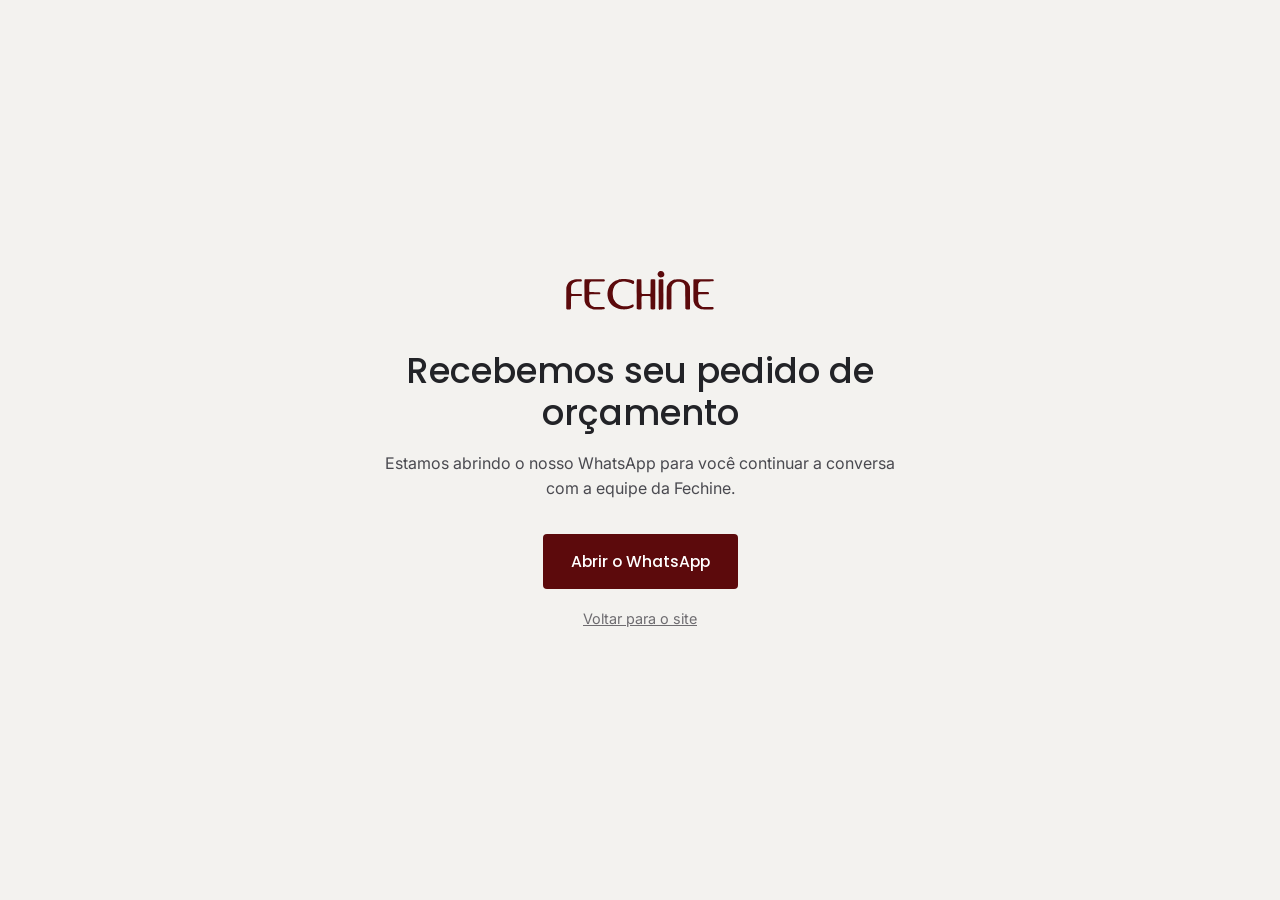
<file: obrigado.html>
<!doctype html>
<html lang="pt-BR">
<head>
<meta charset="utf-8">
<meta name="viewport" content="width=device-width, initial-scale=1">
<title>Recebemos seu pedido | Fechine Mármores</title>
<meta name="robots" content="noindex, nofollow">
<link rel="icon" href="assets/img/favicon.svg" type="image/svg+xml">
<link href="https://fonts.googleapis.com/css2?family=Inter:wght@400;500&family=Poppins:wght@500&display=swap" rel="stylesheet">
<script>
  window.dataLayer = window.dataLayer || [];
  (function(w,d,s,l,i){if(/X{3,}/.test(i))return;w[l].push({'gtm.start':new Date().getTime(),event:'gtm.js'});var f=d.getElementsByTagName(s)[0],j=d.createElement(s),dl=l!='dataLayer'?'&l='+l:'';j.async=true;j.src='https://www.googletagmanager.com/gtm.js?id='+i+dl;f.parentNode.insertBefore(j,f);})(window,document,'script','dataLayer','GTM-XXXXXXX');
  window.dataLayer.push({event:'lead_obrigado'});
</script>
<style>
  body{margin:0;min-height:100vh;display:grid;place-items:center;background:#F3F2EF;color:#222327;font:400 1rem/1.6 Inter,system-ui,sans-serif;padding:24px;box-sizing:border-box}
  main{max-width:520px;text-align:center}
  img{width:150px;margin:0 auto 40px;display:block}
  h1{font:500 clamp(1.6rem,4vw,2.2rem)/1.2 Poppins,system-ui,sans-serif;margin:0}
  p{color:#4a4a50;margin:16px 0 0}
  a.btn{display:inline-flex;margin-top:32px;background:#5C0A0C;color:#fff;text-decoration:none;padding:16px 28px;border-radius:4px;font:500 .98rem Poppins,system-ui,sans-serif}
  a.btn:hover{background:#7A1A1E}
  .voltar{display:block;margin-top:18px;color:#6E6C70;font-size:.9rem}
</style>
</head>
<body>
<main>
  <img src="assets/img/logo-fechine.svg" alt="Fechine Mármores" width="150" height="40">
  <h1>Recebemos seu pedido de orçamento</h1>
  <p>Estamos abrindo o nosso WhatsApp para você continuar a conversa com a equipe da Fechine.</p>
  <a class="btn" id="ir" href="https://wa.me/5561999868441?text=Ol%C3%A1%2C%20acabei%20de%20preencher%20o%20formul%C3%A1rio%20no%20site.%20Aguardo%20mais%20informa%C3%A7%C3%B5es.">Abrir o WhatsApp</a>
  <a class="voltar" href="./">Voltar para o site</a>
</main>
<script>setTimeout(function(){location.href=document.getElementById('ir').href},2500);</script>
<script src="https://app-validacao-lp-sapp-validacao-lp.vercel.app/api/t" data-lp="lp-m-fechine" defer></script>
</body>
</html>
</file>
<file: assets/css/style.css>
/* Fechine Mármores | LP alto padrão | QH4 Growth */
:root{
  --marmore:#F3F2EF;   /* fundo claro, branco pedra */
  --branco:#FFFFFF;
  --linha:#DCD9D4;     /* divisórias */
  --cinza:#6E6C70;     /* texto secundário */
  --grafite:#2B2C30;   /* escuro claro (não preto absoluto) */
  --grafite-2:#36373C;
  --texto:#222327;
  --bordo:#5C0A0C;     /* bordô da logo */
  --bordo-2:#7A1A1E;   /* hover */
  --bordo-claro:#C9A3A4;

  --f-tit:"Poppins",system-ui,sans-serif;
  --f-txt:"Inter",system-ui,sans-serif;

  --cont:1200px;
  --gutter:clamp(16px,4vw,40px);
  --sec:clamp(72px,10vw,128px);
  --raio:4px;
  --ease:cubic-bezier(.22,.61,.36,1);
}

*,*::before,*::after{box-sizing:border-box}
html{scroll-behavior:smooth;-webkit-text-size-adjust:100%}
body{margin:0;background:var(--marmore);color:var(--texto);font:400 1rem/1.65 var(--f-txt);-webkit-font-smoothing:antialiased;overflow-x:hidden}
img,video{display:block;max-width:100%;height:auto}
a{color:inherit}
h1,h2,h3{font-family:var(--f-tit);font-weight:500;line-height:1.15;margin:0;letter-spacing:-.01em}
h2{font-size:clamp(1.75rem,3.4vw,2.6rem);max-width:20ch}
h3{font-size:1.15rem;font-weight:500}
p{margin:0}
:focus-visible{outline:2px solid var(--bordo);outline-offset:3px}
.skip{position:absolute;left:-999px;top:8px;background:var(--bordo);color:#fff;padding:8px 14px;z-index:200}
.skip:focus{left:8px}
.cont{max-width:var(--cont);margin:0 auto;padding:0 var(--gutter)}

/* Botões e links */
.btn{display:inline-flex;align-items:center;justify-content:center;gap:.5em;min-height:52px;padding:0 28px;border-radius:var(--raio);font:500 .98rem/1 var(--f-tit);text-decoration:none;border:1.5px solid transparent;cursor:pointer;transition:background-color .25s var(--ease),color .25s var(--ease),border-color .25s var(--ease),transform .25s var(--ease)}
.btn--sm{min-height:42px;padding:0 18px;font-size:.9rem}
.btn--bordo{background:var(--bordo);color:#fff}
.btn--bordo:hover{background:var(--bordo-2);transform:translateY(-2px)}
.btn--bordo:active{transform:translateY(0)}
.btn--linha{border-color:var(--grafite);color:var(--grafite)}
.btn--linha:hover{background:var(--grafite);color:#fff}
.btn--full{width:100%}
.btn[disabled]{background:#B9B6B2;color:#f4f3f1;cursor:not-allowed;transform:none}
.link{color:var(--bordo);font-weight:500;text-decoration:underline;text-underline-offset:4px;text-decoration-thickness:1px;transition:text-underline-offset .2s var(--ease)}
.link:hover{text-underline-offset:7px}

/* Topo */
.topo{position:sticky;top:0;z-index:50;background:rgba(243,242,239,.92);backdrop-filter:blur(10px);-webkit-backdrop-filter:blur(10px);border-bottom:1px solid transparent;transition:border-color .3s,box-shadow .3s}
.topo.is-rolado{border-color:var(--linha)}
.topo__in{max-width:var(--cont);margin:0 auto;padding:14px var(--gutter);display:flex;align-items:center;gap:32px}
.topo__logo img{width:150px;height:auto}
.topo__nav{display:flex;gap:28px;margin-left:auto}
.topo__nav a{text-decoration:none;font-size:.93rem;color:var(--cinza);position:relative;padding:6px 0;transition:color .2s}
.topo__nav a::after{content:"";position:absolute;left:0;right:0;bottom:0;height:1.5px;background:var(--bordo);transform:scaleX(0);transform-origin:left;transition:transform .3s var(--ease)}
.topo__nav a:hover{color:var(--texto)}
.topo__nav a:hover::after{transform:scaleX(1)}

/* Hero */
.hero{display:grid;grid-template-columns:minmax(0,1fr) minmax(0,1.15fr);align-items:center;gap:clamp(32px,5vw,72px);padding:clamp(40px,7vw,96px) 0 clamp(56px,8vw,104px) max(var(--gutter),calc((100vw - var(--cont))/2 + var(--gutter)))}
.hero__local{font-size:.92rem;color:var(--bordo);font-weight:500;margin-bottom:20px;display:flex;align-items:center;gap:12px}
.hero__local::before{content:"";width:28px;height:1.5px;background:var(--bordo)}
.hero h1{font-size:clamp(2.2rem,4.6vw,3.7rem);font-weight:500;max-width:14ch;letter-spacing:-.02em}
.hero__sub{margin-top:24px;font-size:clamp(1rem,1.3vw,1.12rem);color:#4a4a50;max-width:52ch}
.hero__acoes{display:flex;flex-wrap:wrap;gap:12px;margin-top:36px}
.hero__publico{margin-top:22px;font-size:.88rem;color:var(--cinza)}
.hero__midia{position:relative;padding:0 0 52px 28px}
.hero__midia::before{content:"";position:absolute;left:0;bottom:0;width:58%;height:72%;background:var(--bordo);z-index:0}
.hero__moldura{position:relative;z-index:1;aspect-ratio:16/10;overflow:hidden;background:var(--grafite)}
.hero__img{width:100%;height:100%;object-fit:cover;transform:scale(1.06)}
.hero__legenda{position:relative;z-index:1;margin-top:14px;font-size:.82rem;line-height:1.4;color:#fff;padding-left:4px;max-width:52%}

/* Load sequence do hero (único momento orquestrado) */
.js .hero__texto>*{opacity:0;transform:translateY(14px);animation:sobe .8s var(--ease) forwards}
.js .hero__texto>*:nth-child(2){animation-delay:.08s}
.js .hero__texto>*:nth-child(3){animation-delay:.16s}
.js .hero__texto>*:nth-child(4){animation-delay:.24s}
.js .hero__texto>*:nth-child(5){animation-delay:.32s}
.js .hero__midia{clip-path:inset(0 0 0 100%);animation:abre 1.1s .15s var(--ease) forwards}
@keyframes sobe{to{opacity:1;transform:none}}
@keyframes abre{to{clip-path:inset(0 0 0 0)}}

/* Fatos */
.fatos{background:var(--branco);border-block:1px solid var(--linha)}
.fatos__lista{list-style:none;margin:0 auto;padding:0 var(--gutter);max-width:var(--cont);display:grid;grid-template-columns:repeat(4,1fr)}
.fatos__lista li{padding:30px 24px;border-left:1px solid var(--linha);display:flex;flex-direction:column;gap:4px}
.fatos__lista li:first-child{border-left:0;padding-left:0}
.fatos__lista strong{font:500 1.3rem/1.2 var(--f-tit);color:var(--bordo)}
.fatos__lista span{font-size:.9rem;color:var(--cinza)}

/* Parceiros */
.parceiros{padding:clamp(48px,6vw,72px) 0;background:var(--marmore);border-bottom:1px solid var(--linha)}
.parceiros__titulo{max-width:none;margin:0 0 28px;text-align:center;font:500 .78rem/1.4 var(--f-txt);letter-spacing:.18em;text-transform:uppercase;color:var(--cinza)}
.parceiros__lista{list-style:none;margin:0 auto;padding:0;max-width:1080px;display:flex;flex-wrap:wrap;justify-content:center;align-items:center;gap:28px clamp(32px,4.4vw,64px)}
.parceiros__lista li{display:flex;align-items:center;justify-content:center}
.parceiros__lista img{display:block;height:var(--h);width:auto;opacity:.62;transition:opacity .3s var(--ease),transform .3s var(--ease)}
.parceiros__lista li:hover img{opacity:1;transform:translateY(-2px)}
@media (max-width:640px){.parceiros__lista{gap:22px 30px}.parceiros__lista img{height:calc(var(--h)*.78)}}

/* Público */
.publico{padding:var(--sec) 0}
.publico__cab{display:flex;justify-content:space-between;align-items:flex-end;gap:24px;flex-wrap:wrap}
.publico__cab p{color:var(--cinza)}
.publico__abas{display:flex;gap:4px;margin-top:40px;border-bottom:1px solid var(--linha);overflow-x:auto;scrollbar-width:none}
.publico__abas::-webkit-scrollbar{display:none}
.publico__abas button{flex:0 0 auto;background:none;border:0;padding:16px 20px;font:500 .98rem/1.2 var(--f-tit);color:var(--cinza);cursor:pointer;position:relative;transition:color .2s}
.publico__abas button::after{content:"";position:absolute;left:0;right:0;bottom:-1px;height:2px;background:var(--bordo);transform:scaleX(0);transition:transform .35s var(--ease)}
.publico__abas button[aria-selected="true"]{color:var(--texto)}
.publico__abas button[aria-selected="true"]::after{transform:scaleX(1)}
.publico__abas button:hover{color:var(--texto)}
.painel{display:grid;grid-template-columns:5fr 6fr;gap:clamp(28px,5vw,72px);align-items:center;padding-top:48px}
.painel[hidden]{display:none}
.painel:not([hidden]){animation:painel .5s var(--ease)}
@keyframes painel{from{opacity:0;transform:translateX(12px)}to{opacity:1;transform:none}}
.painel__img{margin:0;aspect-ratio:4/5;overflow:hidden}
.painel__img img{width:100%;height:100%;object-fit:cover}
.painel__txt h3{font-size:clamp(1.4rem,2.4vw,1.9rem);max-width:22ch}
.painel__txt p{margin-top:18px;color:#4a4a50;max-width:52ch}
.painel__txt ul{list-style:none;padding:0;margin:26px 0 30px;display:grid;gap:12px}
.painel__txt li{padding-left:22px;position:relative}
.painel__txt li::before{content:"";position:absolute;left:0;top:.7em;width:10px;height:1.5px;background:var(--bordo)}

/* Projetos */
.projetos{padding:var(--sec) 0;background:var(--branco)}
.projetos__cab{display:flex;justify-content:space-between;align-items:flex-end;gap:24px;flex-wrap:wrap;margin-bottom:36px}
.filtros{display:flex;gap:8px;flex-wrap:wrap}
.filtro{background:none;border:1px solid var(--linha);color:var(--cinza);padding:9px 16px;border-radius:999px;font:500 .88rem/1 var(--f-txt);cursor:pointer;transition:all .2s var(--ease)}
.filtro:hover{border-color:var(--grafite);color:var(--texto)}
.filtro.is-ativo{background:var(--grafite);border-color:var(--grafite);color:#fff}
.galeria{display:grid;grid-template-columns:repeat(4,1fr);grid-auto-rows:clamp(160px,18vw,240px);grid-auto-flow:dense;gap:10px}
.foto{padding:0;border:0;background:var(--marmore);cursor:zoom-in;overflow:hidden;position:relative;transition:opacity .35s var(--ease)}
.foto img{width:100%;height:100%;object-fit:cover;transition:transform .7s var(--ease)}
.foto:hover img{transform:scale(1.04)}
.foto::after{content:"";position:absolute;inset:0;box-shadow:inset 0 0 0 0 var(--bordo);transition:box-shadow .3s var(--ease)}
.foto:hover::after,.foto:focus-visible::after{box-shadow:inset 0 0 0 3px var(--bordo)}
.foto--alta{grid-row:span 2}
.foto--larga{grid-column:span 2}
.foto.is-oculta{display:none}
.projetos__rodape{margin-top:32px;color:var(--cinza)}

/* Estrutura */
.estrutura{background:var(--grafite);color:#E9E7E3;padding:var(--sec) 0}
.estrutura__grid{display:grid;grid-template-columns:6fr 5fr;gap:clamp(36px,6vw,96px);align-items:start}
.estrutura h2{color:#fff}
.estrutura__txt>p{margin-top:22px;color:#BDBAB5;max-width:54ch}
.passos{list-style:none;padding:0;margin:48px 0 0;display:grid}
.passos li{display:grid;grid-template-columns:48px 1fr;gap:18px;padding:22px 0;border-top:1px solid #45464B}
.passos li:last-child{border-bottom:1px solid #45464B}
.passos__n{width:36px;height:36px;border:1px solid var(--bordo-claro);color:var(--bordo-claro);border-radius:50%;display:grid;place-items:center;font:500 .9rem/1 var(--f-tit)}
.passos h3{color:#fff}
.passos p{margin-top:6px;color:#AFACA7;font-size:.95rem}
.estrutura__fotos{display:grid;grid-template-columns:1fr 1fr;gap:12px;position:sticky;top:100px}
.estrutura__fotos figure{margin:0;overflow:hidden;aspect-ratio:3/4}
.estrutura__fotos figure:first-child{grid-column:span 2;aspect-ratio:4/3}
.estrutura__fotos img{width:100%;height:100%;object-fit:cover}

/* Materiais */
.materiais{padding:0 0 var(--sec)}
.materiais__chapa{margin:0;height:clamp(220px,34vw,440px);overflow:hidden}
.materiais__chapa img{width:100%;height:100%;object-fit:cover;object-position:center 40%}
.materiais__grid{display:grid;grid-template-columns:repeat(3,1fr);gap:0 40px;margin-top:clamp(48px,6vw,80px)}
.materiais__grid h2{grid-column:1/-1;margin-bottom:44px}
.materiais__item{border-top:2px solid var(--bordo);padding-top:22px}
.materiais__item p{margin-top:10px;color:#4a4a50}
.materiais__nota{grid-column:1/-1;margin-top:44px;color:var(--cinza)}

/* Fundador */
.fundador{background:var(--bordo);color:#fff;padding:var(--sec) 0}
.fundador__grid{display:grid;grid-template-columns:4fr 7fr;gap:clamp(32px,6vw,96px);align-items:center}
.fundador__img{margin:0;aspect-ratio:4/5;overflow:hidden}
.fundador__img img{width:100%;height:100%;object-fit:cover;object-position:72% 6%}
.fundador__citacao{margin:0}
.fundador__citacao p{font:400 clamp(1.35rem,2.6vw,2.05rem)/1.4 var(--f-tit);letter-spacing:-.01em;max-width:30ch}
.fundador__citacao p::before{content:"“";display:block;font-size:4rem;line-height:.7;color:var(--bordo-claro);margin-bottom:12px}
.fundador__citacao footer{margin-top:32px;display:flex;flex-direction:column;gap:2px}
.fundador__citacao footer span{color:#E3C9CA;font-size:.92rem}

/* FAQ */
.faq{padding:var(--sec) 0}
.faq__grid{display:grid;grid-template-columns:4fr 7fr;gap:clamp(32px,6vw,96px);align-items:start}
.faq__cab{position:sticky;top:110px}
.faq__cab p{margin-top:16px;color:var(--cinza)}
.faq__lista details{border-top:1px solid var(--linha)}
.faq__lista details:last-child{border-bottom:1px solid var(--linha)}
.faq__lista summary{list-style:none;cursor:pointer;padding:24px 44px 24px 0;font:500 1.05rem/1.4 var(--f-tit);position:relative;transition:color .2s}
.faq__lista summary::-webkit-details-marker{display:none}
.faq__lista summary::after,.faq__lista summary::before{content:"";position:absolute;right:8px;top:50%;width:14px;height:1.5px;background:var(--bordo);transition:transform .3s var(--ease)}
.faq__lista summary::before{transform:rotate(90deg)}
.faq__lista details[open] summary::before{transform:rotate(0)}
.faq__lista summary:hover{color:var(--bordo)}
.faq__lista details p{padding:0 44px 24px 0;color:#4a4a50;max-width:62ch}
.faq__lista details[open] p{animation:sobe .4s var(--ease)}

/* Orçamento */
.orcamento{background:var(--branco);padding-top:var(--sec);border-top:1px solid var(--linha)}
.orcamento__grid{display:grid;grid-template-columns:5fr 6fr;gap:clamp(32px,6vw,96px);align-items:start;padding-bottom:var(--sec)}
.orcamento__info>p{margin-top:18px;color:#4a4a50;max-width:46ch}
.contato{margin:40px 0 0;display:grid;gap:22px}
.contato div{display:grid;grid-template-columns:110px 1fr;gap:12px}
.contato dt{color:var(--cinza);font-size:.9rem}
.contato dd{margin:0}
.contato a{text-decoration:none;border-bottom:1px solid var(--linha);transition:border-color .2s}
.contato a:hover{border-color:var(--bordo)}
.form{display:grid;grid-template-columns:1fr 1fr;gap:18px;background:var(--marmore);padding:clamp(24px,4vw,40px);border-top:3px solid var(--bordo)}
.campo{display:flex;flex-direction:column;gap:7px}
.campo--full,.form .btn,.form__aviso{grid-column:1/-1}
.campo label{font-size:.88rem;font-weight:500}
.opc{color:var(--cinza);font-weight:400}
.campo input,.campo select,.campo textarea{font:400 1rem/1.4 var(--f-txt);color:var(--texto);background:var(--branco);border:1px solid var(--linha);border-radius:var(--raio);padding:13px 14px;width:100%;transition:border-color .2s,box-shadow .2s;appearance:none;-webkit-appearance:none}
.campo select{background-image:url("data:image/svg+xml,%3Csvg xmlns='http://www.w3.org/2000/svg' width='12' height='8'%3E%3Cpath d='M1 1l5 5 5-5' fill='none' stroke='%235C0A0C' stroke-width='1.5'/%3E%3C/svg%3E");background-repeat:no-repeat;background-position:right 14px center;padding-right:38px}
.campo textarea{resize:vertical;min-height:96px}
.campo input:focus,.campo select:focus,.campo textarea:focus{outline:none;border-color:var(--bordo);box-shadow:0 0 0 3px rgba(92,10,12,.12)}
.campo.is-erro input,.campo.is-erro select{border-color:#B3261E}
.form .btn{margin-top:8px}
.form__aviso{font-size:.84rem;color:var(--cinza);text-align:center}
.mapa iframe{display:block;width:100%;height:380px;border:0;filter:grayscale(.85) contrast(1.05)}

/* Rodapé */
.rodape{background:var(--grafite);color:#BDBAB5;padding:56px 0 28px;font-size:.9rem}
.rodape__grid{display:grid;grid-template-columns:auto 1fr auto;gap:32px;align-items:center}
.rodape__grid img{width:140px}
.rodape a{color:#fff;text-decoration:none}
.rodape a:hover{text-decoration:underline}
.rodape__qh4{max-width:var(--cont);margin:40px auto 0;padding:22px var(--gutter) 0;border-top:1px solid #45464B;font-size:.82rem}

/* WhatsApp flutuante */
.whats-flutuante{position:fixed;right:20px;bottom:20px;z-index:60;width:60px;height:60px;border-radius:50%;background:#25D366;color:#fff;display:grid;place-items:center;box-shadow:0 8px 24px rgba(0,0,0,.18);transition:transform .25s var(--ease)}
.whats-flutuante:hover{transform:scale(1.08)}
.whats-flutuante::before{content:"";position:absolute;inset:0;border-radius:50%;border:2px solid #25D366;animation:pulso 2.6s ease-out infinite}
@keyframes pulso{0%{transform:scale(1);opacity:.7}100%{transform:scale(1.5);opacity:0}}

/* Lightbox */
.lightbox{position:fixed;inset:0;z-index:100;background:rgba(30,30,33,.94);display:grid;place-items:center;padding:56px 64px}
.lightbox[hidden]{display:none}
.lightbox img{max-height:86vh;max-width:100%;width:auto;object-fit:contain;animation:sobe .35s var(--ease)}
.lightbox button{position:absolute;background:none;border:0;color:#fff;font-size:2.4rem;line-height:1;cursor:pointer;padding:10px 14px;opacity:.8}
.lightbox button:hover{opacity:1}
.lightbox__fechar{top:12px;right:16px}
.lightbox__nav--ant{left:8px;top:50%;transform:translateY(-50%)}
.lightbox__nav--prox{right:8px;top:50%;transform:translateY(-50%)}

/* Scroll reveal discreto */
.js .reveal{opacity:0;transform:translateY(18px);transition:opacity .7s var(--ease),transform .7s var(--ease)}
.js .reveal.is-visivel{opacity:1;transform:none}

/* Responsivo */
@media (max-width:1024px){
  .topo__nav{display:none}
  .topo__in .btn{margin-left:auto}
  .estrutura__grid,.faq__grid{grid-template-columns:1fr}
  .estrutura__fotos{position:static}
  .faq__cab{position:static}
}
@media (max-width:860px){
  .hero{grid-template-columns:1fr;padding-right:var(--gutter);padding-left:var(--gutter)}
  .hero__midia{order:-1;padding:0 0 52px 20px}
  .hero h1{max-width:16ch}
  .fatos__lista{grid-template-columns:1fr 1fr}
  .fatos__lista li{padding:22px 16px}
  .fatos__lista li:nth-child(odd){border-left:0;padding-left:0}
  .fatos__lista li:nth-child(n+3){border-top:1px solid var(--linha)}
  .painel,.fundador__grid,.orcamento__grid{grid-template-columns:1fr}
  .painel__img{aspect-ratio:4/3}
  .fundador__img{aspect-ratio:1/1}
  .galeria{grid-template-columns:repeat(2,1fr);grid-auto-rows:42vw}
  .materiais__grid{grid-template-columns:1fr;gap:28px}
  .materiais__grid h2{margin-bottom:8px}
  .rodape__grid{grid-template-columns:1fr;gap:18px}
}
@media (max-width:520px){
  .topo__logo img{width:118px}
  .topo__in .btn{padding:0 14px;font-size:.84rem}
  .hero__acoes .btn{width:100%}
  .form{grid-template-columns:1fr}
  .contato div{grid-template-columns:1fr;gap:2px}
  .galeria{grid-auto-rows:46vw;gap:6px}
  .lightbox{padding:56px 12px}
  .whats-flutuante{right:16px;bottom:16px;width:56px;height:56px}
}
@media (prefers-reduced-motion:reduce){
  *,*::before,*::after{animation-duration:.01ms!important;animation-iteration-count:1!important;transition-duration:.01ms!important;scroll-behavior:auto!important}
  .js .reveal,.js .hero__texto>*{opacity:1;transform:none}
  .js .hero__midia{clip-path:none}
}
</file>
